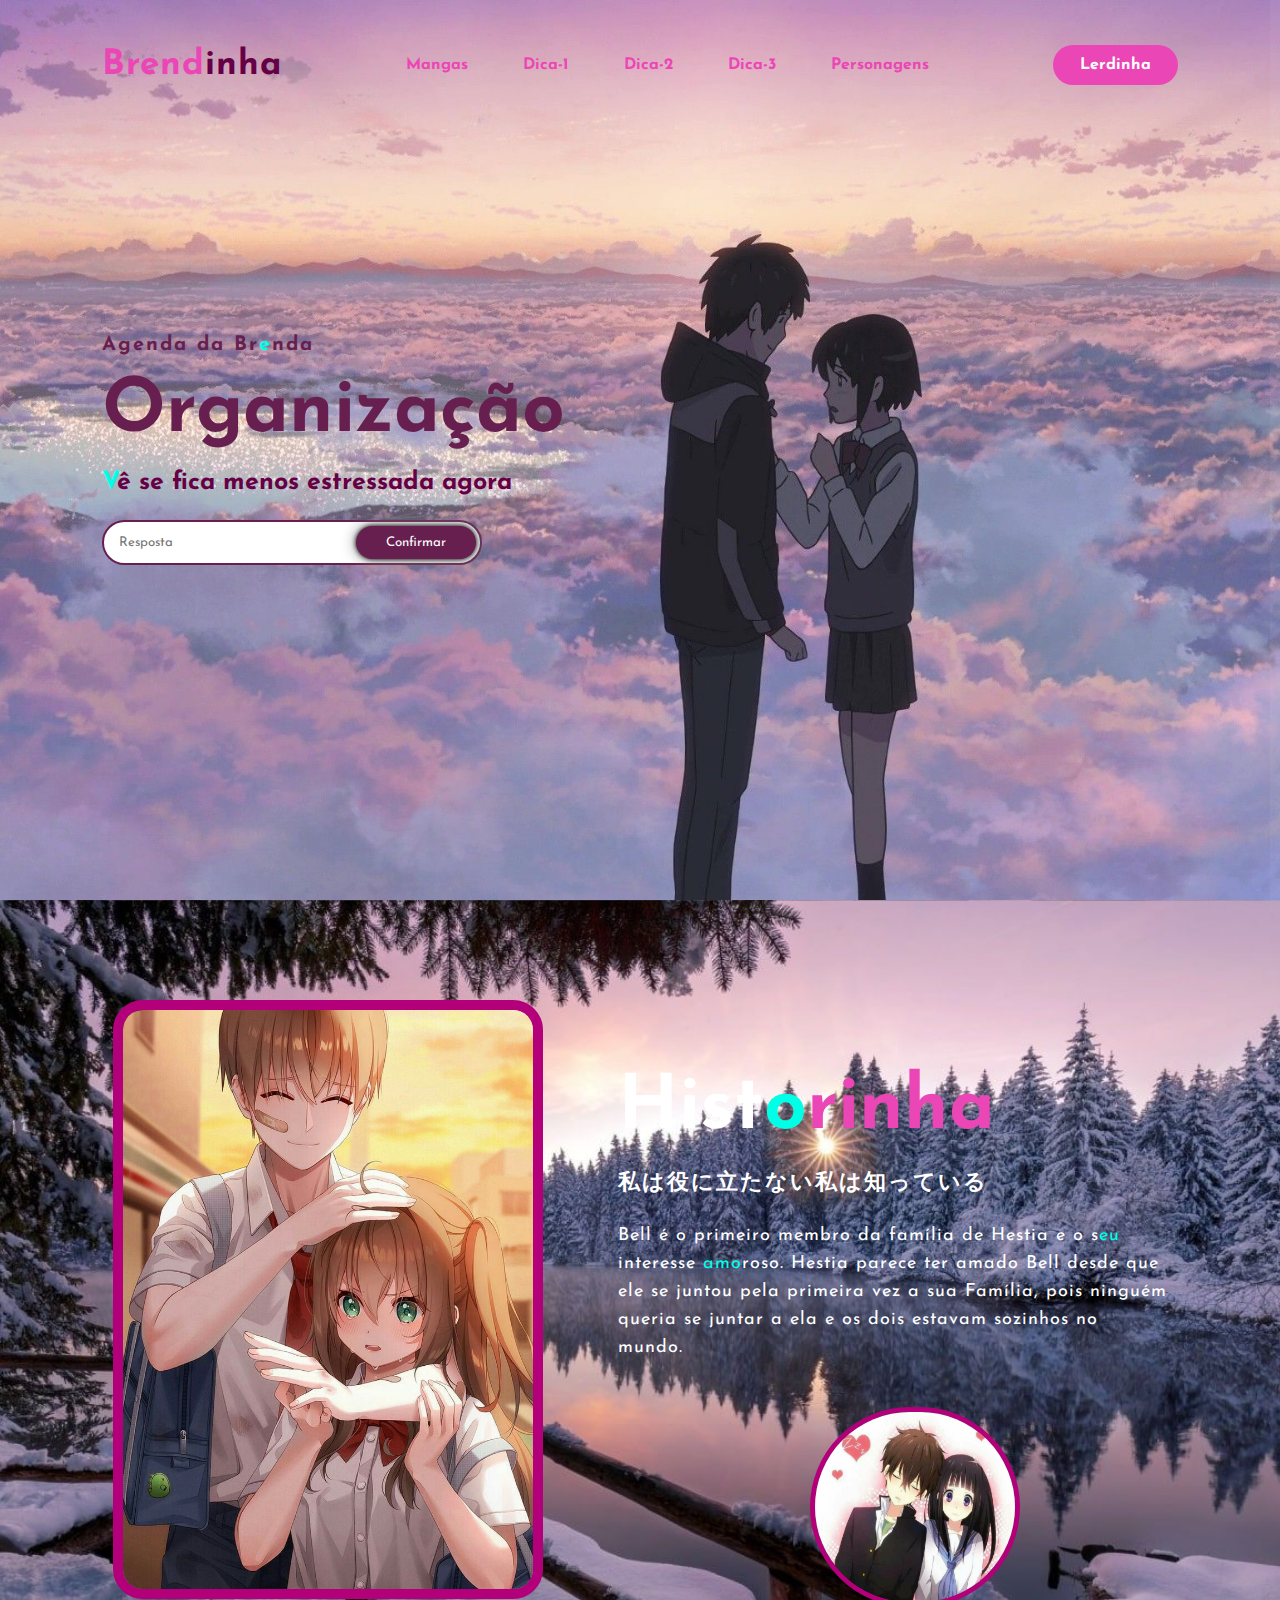
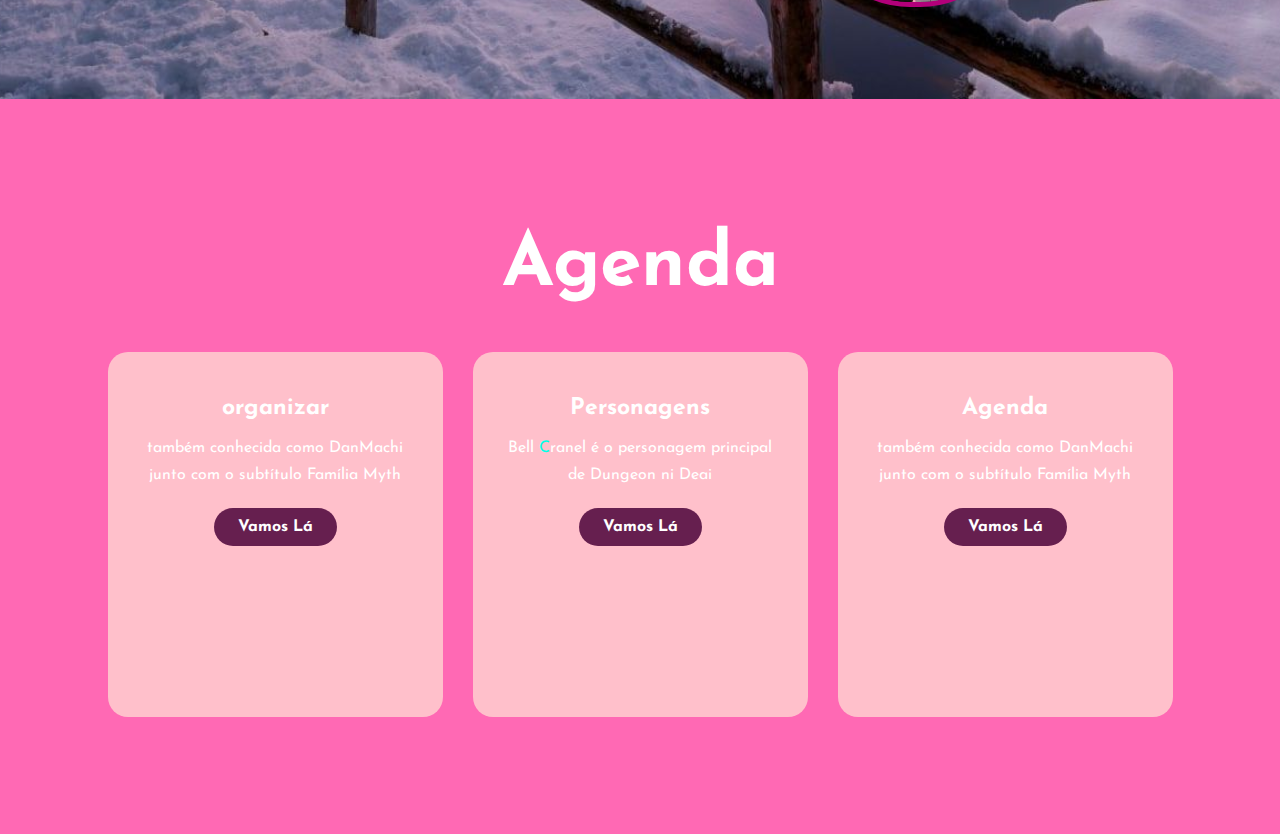
<file: index.html>
<!DOCTYPE html>
<html lang="en">
<head>
    <meta charset="UTF-8">
    <meta http-equiv="X-UA-Compatible" content="IE=edge">
    <meta name="viewport" content="width=device-width, initial-scale=1.0">
    <link rel="stylesheet" href="style.css">
    <link rel="preconnect" href="https://fonts.gstatic.com">
  <link href="https://fonts.googleapis.com/css2?family=Josefin+Sans:ital,wght@0,100;0,200;0,300;0,400;0,500;0,600;0,700;1,100;1,200;1,300;1,400;1,500;1,600;1,700&display=swap" rel="stylesheet">
  <link rel="stylesheet" href="https://cdnjs.cloudflare.com/ajax/libs/font-awesome/5.15.3/css/all.min.css" integrity="sha512-iBBXm8fW90+nuLcSKlbmrPcLa0OT92xO1BIsZ+ywDWZCvqsWgccV3gFoRBv0z+8dLJgyAHIhR35VZc2oM/gI1w==" crossorigin="anonymous" referrerpolicy="no-referrer" />
    <title>Xiao</title>
</head>
<body>
    <audio src="Xiaomusic.mp3" autoplay loop></audio>
    <div id="P1" class="S1"></div>
    <div id="P2" class="S2"></div>
    <div class="Xiao1">
        <nav>
            <h2 class="bell1">Brend<span>inha</span></h2>
            <ul>
                <li><a href="#">Mangas</a></li>
                <li><a href="#" onclick="XiaoDica1()">Dica-1</a></li>
                <li><a href="#" onclick="XiaoDica2()">Dica-2</a></li>
                <li><a href="#" onclick="XiaoDica3()">Dica-3</a></li>
                <li><a href="#">Personagens</a></li>
            </ul>
            <a href="#" class="bntt" onclick="location.reload()">Lerdinha</a>
        </nav>
        <div class="bell2">
            <h4>Agenda da Br<span class="SP4">e</span>nda</h4>
            <h1>Organização</h1>
            <h1 id="L1"></h1>
            <h3><span>V</span>ê se fica menos estressada agora</h3>
            <div class="hestia1">
                    <div class="hestia2"><input type="text" id="hum" placeholder="Resposta"></div>
                    <div class="hestia2"><button onclick="XiaoPerfeito()">Confirmar</button></div>
            </div>
        </div>
        <div id="X1" class="Xiao_I">
            <div class="Xiao">
                <p>Bem e provavel que agora eu seja a pessoa mais feliz do mundo, mas enfim tem
                    certeza que escolheu direito? Você e uma pessoa incrivel então tenho certeza
                    que você merece alguem muito melhor do que eu, mas se for possivel eu prometo
                    que dia a pos dia eu tentarei me tornar esse alguem que seja digno de você...
                    Se eu fosse resumir tudo em poucas palavras eu diria que... eu sou mais alto que
                    você, o Bell é um coala e por fim coisas verdes são horrives e cebola também.
                    Ahaa não esquece que eu te odeio muito sua lerda.
                </p>
            </div>
        </div>
        <div id="X2" class="Xiao_I">
            <div class="Xiao">
                <p> Humm não sei bem oque dizer meio que eu ja esperava por isso, então eu desejo
                    que a gente continue sendo amigo ate porque como eu sou muito lerdo e desajeitado
                    eu preciso de alguem que puxe minha orelha quando for preciso, eu não vou ficar
                    triste ou irritado nem nada do tipo e pode ter certeza que eu nunca mais vou tocar
                    nesse assunto denovo. Bem essa foi minha primeira experiancia com esse sentimento
                    que e muito estranho mas enfim eu aprendi muitas coisas novas com essa experiancia
                    portanto, acabou sendo muito divertido, por isso muito obrigado Bakaaa.
                </p>
            </div>
        </div>
        <div id="X3" class="Xiao_I">
            <div class="Xiao">
                <p class="X4">Meus parabéns você acaba de matar a charada! Pra começar eu queria pedir desculpas.
                    Bem a resposta da charada não e brincadeira ou piada, e tudo muito estranho, tipo quando
                    eu começei a ter esse sentimento eu falei pera tem alguma coisa errada comigo, to doente só
                    pode. Logo eu que nunca gostei de ninguém dessa forma na vida, tentei descobrir o porque
                    disso mas adivinha isso só me deu dor de cabeça, contudo com a vivencia eu fui percebendo
                    que quando eu estou perto de você o meu dia melhora automaticamente, ou e porque eu me divirto
                    irritando você, enfim suas reações são muito engraçadas é isso da uma sensação de prenchimento
                    sei lá parece que eu me sinto em casa não sei sé deu pra entender direito, é isso, só pra
                    constar isso não e um pedido de namoro nem nada do tipo, até porque a gente tem a escola
                    pra se preucupar. Com isso, se você sentir algo parecido, você pode digitar na mesma input
                    que colocou a senha "Esta mesmo" para sim e "Não esta" para não assim vai aperecer um mensagem
                    referente a escolha, Haaa lembrei como não tem como eu saber oque você digitou você pode me
                    mandar uma foto do polvo? no caso o lado preto e não, e o outro lado que eu não lembro a cor e
                    sim, ou se você quizer apenas ignorar tá tudo bem também.
                </p>
            </div>
        </div>
    </div>
    <section class="bell3">
        <div class="hestia3">
            <img src="B3.jpg" alt="Te odeio de um jeito bom...">
            <div class="hestia4">
                <h2>Hist<span class="SP3">o</span><span class="SP1">rinha</span></h2>
                <h5>私は役に立たない私は知っている</h5>
                <p>Bell é o primeiro membro da família de Hestia e o s<span>eu</span> interesse <span class="SP2">amo</span>roso.
                Hestia parece ter amado Bell desde que ele se juntou pela primeira vez a sua
                Família, pois ninguém queria se juntar a ela e os dois estavam sozinhos no mundo.</p>
                <div class="hestia5">
                    <div class="girar">
                        <img class="A1" src="B1.jpg" alt="Fofinho">
                        <img class="A2" src="B5.jpg" alt="Fofinho">
                    </div>
                </div>
            </div>
        </div>
    </section>
    <div class="bell4">
        <div class="hestia6">
            <h2>Agenda</h2>
        </div>
        <div class="aiz1">
            <div class="aiz2">
                <i class="fas fa-bars"></i>
                <h5>organizar</h5>
                <div class="aiz3">
                    <p> também conhecida como DanMachi junto com o subtítulo Família Myth</p>
                    <p style="text-align: center;">
                        <a class="bot" href="#">Vamos Lá</a>
                    </p>
                </div>
            </div>
            
            <div class="aiz1">
                <div class="aiz2">
                    <i class="far fa-user"></i>
                    <h5>Personagens</h5>
                    <div class="aiz3">
                        <p> Bell <span>C</span>ranel é o personagem principal de Dungeon ni Deai</p>
                        <p style="text-align: center;">
                            <a class="bot" href="index2.html">Vamos Lá</a>
                        </p>
                    </div>
                </div>

                <div class="aiz1">
                    <div class="aiz2">
                        <i class="far fa-bell"></i>
                        <h5>Agenda</h5>
                        <div class="aiz3">
                            <p> também conhecida como DanMachi junto com o subtítulo Família Myth</p>
                            <p style="text-align: center;">
                                <a class="bot" href="#">Vamos Lá</a>
                            </p>
                        </div>
                    </div>
            </div>
    </div>
    <script type="text/javascript">
        let progress = document.getElementById('P1')
        let totalHeight = document.body.scrollHeight - window.innerHeight;
        window.onscroll = function() {
            let progressHeight = (window.pageYOffset / totalHeight) * 100;
            progress.style.height = progressHeight + "%";
        }
        function XiaoPerfeito() {
            let sur = document.getElementById('hum').value;
            let resp1 = "Esta mesmo";
            let resp2 = "Não esta";
            let resp3 = "eu amo voce";
            if (sur == resp1) {
                document.getElementById('X1').className = "Xiao_V";
                document.getElementById('X2').className = "Xiao_I";
                document.getElementById('X3').className = "Xiao_I";
            }
            if (sur == resp2) {
                document.getElementById('X3').className = "Xiao_I";
                document.getElementById('X2').className = "Xiao_V";
                document.getElementById('X1').className = "Xiao_I";
            }
             if (sur == resp3) {
                document.getElementById('X1').className = "Xiao_I";
                document.getElementById('X2').className = "Xiao_I";
                document.getElementById('X3').className = "Xiao_V";
            }
        }
        function XiaoDica1() {
            alert("A primeira dica é: Todas as letras são minusculas e sem acento")
        }
        function XiaoDica2() {
            alert("A segunda dica é: As letras que estão juntas continuam juntas na frase final")
        }
        function XiaoDica3() {
            alert("A terceira dica é: A lua esta linda")
        }
    </script>
</body>
</html>
</file>
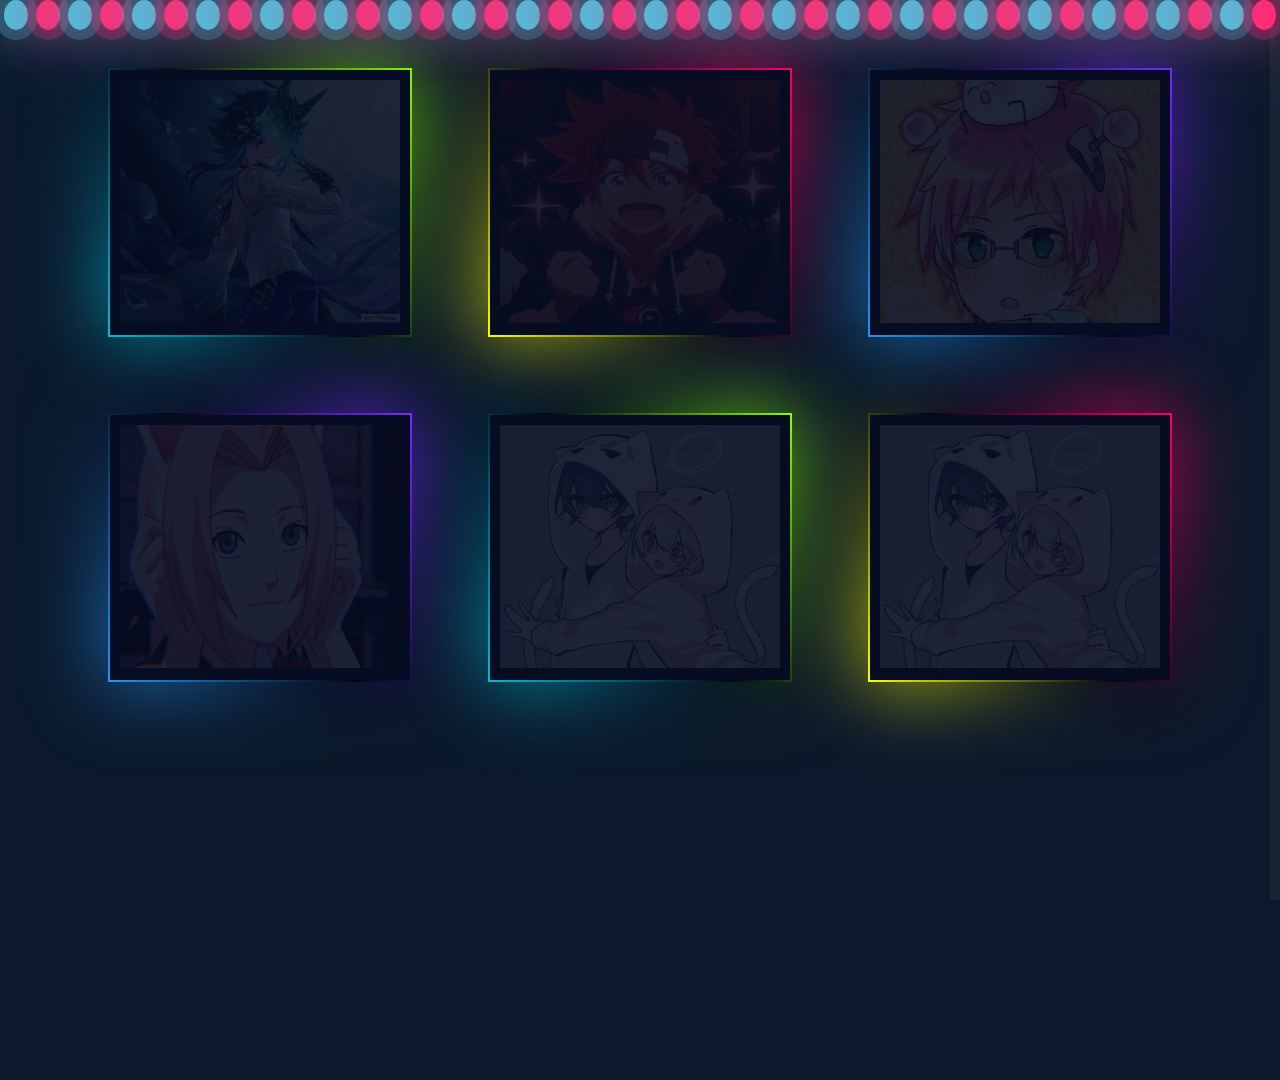
<file: index2.html>
<!DOCTYPE html>
<html lang="en">
<head>
    <meta charset="UTF-8">
    <meta http-equiv="X-UA-Compatible" content="IE=edge">
    <meta name="viewport" content="width=device-width, initial-scale=1.0">
    <link rel="stylesheet" href="style2.css">
    <title>Xiao e perfeito</title>
</head>
<body>
    <div id="P1" class="S1"></div>
    <div id="P2" class="S2"></div>
    <div class="container">
        <div class="bubbles">
            <span style="--i:11;"></span>
            <span style="--i:12;"></span>
            <span style="--i:24;"></span>
            <span style="--i:10;"></span>
            <span style="--i:14;"></span>
            <span style="--i:23;"></span>
            <span style="--i:18;"></span>
            <span style="--i:16;"></span>
            <span style="--i:19;"></span>
            <span style="--i:20;"></span>
            <span style="--i:22;"></span>
            <span style="--i:25;"></span>
            <span style="--i:18;"></span>
            <span style="--i:21;"></span>
            <span style="--i:15;"></span>
            <span style="--i:13;"></span>
            <span style="--i:26;"></span>
            <span style="--i:17;"></span>
            <span style="--i:13;"></span>
            <span style="--i:28;"></span>
            <span style="--i:11;"></span>
            <span style="--i:12;"></span>
            <span style="--i:24;"></span>
            <span style="--i:10;"></span>
            <span style="--i:14;"></span>
            <span style="--i:23;"></span>
            <span style="--i:18;"></span>
            <span style="--i:16;"></span>
            <span style="--i:19;"></span>
            <span style="--i:20;"></span>
            <span style="--i:22;"></span>
            <span style="--i:25;"></span>
            <span style="--i:18;"></span>
            <span style="--i:21;"></span>
            <span style="--i:15;"></span>
            <span style="--i:13;"></span>
            <span style="--i:26;"></span>
            <span style="--i:17;"></span>
            <span style="--i:13;"></span>
            <span style="--i:28;"></span>
        </div>
        <div class="fofo">
            <div class="box">
                <div class="imgBx">
                    <img src="B11.jpg" alt="Fofo">
                </div>
                <div class="content">
                    <h2>Xiao <br> <span>Genshin Impact</span></h2>
                </div>
            </div>
            <div class="box">
                <div class="imgBx">
                    <img src="B12.jpg" alt="Fofo">
                </div>
                <div class="content">
                    <h2>Reki Kyan <br> <span>Sk8 the infinity</span></h2>
                </div>
            </div>
            <div class="box">
                <div class="imgBx">
                    <img src="B13.jpg" alt="Fofo">
                </div>
                <div class="content">
                    <h2>Saiki Kusou<br> <span>Saiki Kusuo no Psi-nan</span></h2>
                </div>
            </div>
            <div class="box">
                <div class="imgBx">
                    <img src="B14.jpg" alt="Fofo">
                </div>
                <div class="content">
                    <h2>Sakura Haruno <br> <span>Naruto</span></h2>
                </div>
            </div>
            <div class="box">
                <div class="imgBx">
                    <img src="B4.jpg" alt="Fofo">
                </div>
                <div class="content">
                    <h2>Xiao <br> <span>Yaksha</span></h2>
                </div>
            </div>
            <div class="box">
                <div class="imgBx">
                    <img src="B4.jpg" alt="Fofo">
                </div>
                <div class="content">
                    <h2>Xiao <br> <span>Lindo</span></h2>
                </div>
            </div>
        </div>
    </div>
    <script>
        let progress = document.getElementById('P1')
        let totalHeight = document.body.scrollHeight - window.innerHeight;
        window.onscroll = function() {
            let progressHeight = (window.pageYOffset / totalHeight) * 100;
            progress.style.height = progressHeight + "%";
        }
    </script>
</body>
</html>
</file>
<file: style.css>
*{
    padding: 0;
    margin: 0;
    font-family: 'Josefin Sans' , sans-serif;
    box-sizing: border-box;
}
::-webkit-scrollbar{
    width: 0;
}
.S2{
    position: fixed;
    top: 0;
    right: 0;
    width: 10px;
    height: 100%;
    background: rgba(255, 255, 255, 0.05);
}
.S1{
    position: fixed;
    top: 0;
    right: 0;
    width: 10px;
    background: linear-gradient(to top, #008aff, #00ffe7);
    animation: animate 5s linear infinite;
}
@keyframes animate {
    0%,100%{
        filter: hue-rotate(0deg);
    }
    50%{
        filter: hue-rotate(360deg);
    }
}
.S1::before{
    content: '';
    position: absolute;
    top: 0;
    left: 0;
    width: 100%;
    height: 100%;
    background: linear-gradient(to top, #008aff, #00ffe7);
    filter: blur(10px);
}
.S1::after{
    content: '';
    position: absolute;
    top: 0;
    left: 0;
    width: 100%;
    height: 100%;
    background: linear-gradient(to top, #008aff, #00ffe7);
    filter: blur(30px);
}
.Xiao1{
    height: 100vh;
    width: 100%;
    background-image: url(B6.jpg);
    background-size: cover;
    background-position: center;
}
nav{
    display: flex;
    align-items: center;
    justify-content: space-between;
    padding-top: 45px;
    padding-left: 8%;
    padding-right: 8%;
}
.bell1{
    color: #EA46B6;
    font-size: 35px;
    letter-spacing: 1px;
    cursor: pointer;
}
span{
    color: #660046;
}
nav ul li{
    list-style-type: none;
    display: inline-block;
    padding: 10px 25px;
}
nav ul li a{
    color: #EA46B6;
    text-decoration: none;
    font-weight: bold;
    text-transform: capitalize;
}
nav ul li a:hover{
    color: #660046;
    transition: .5s;
}
.bntt{
    background-color: #EA46B6;
    color: white;
    text-decoration: none;
    border: 2px solid transparent;
    font-weight: bold;
    padding: 10px 25px;
    border-radius: 30px;
    transition: transform .5s;
}
.bntt:hover{
    transform: scale(1.2);
}
.bell2{
    position: absolute;
    top: 50%;
    left: 8%;
    transform: translateY(-50%)
}
.bell2 span{
    color: #00ffe7;
}
.bell2 .SP4{
    color: #00ffe7;
}
h1{
    color: #661F4F;
    margin: 20px 0px 20px;
    font-size: 75px;
}
h3{
    color: #660046;
    font-size: 25px;
    margin-bottom: 25px;
}
h4{
    color: #661F4F;
    letter-spacing: 2px;
    font-size: 20px;
}
.hestia1{
    width: 380px;
    max-width: 100%;
    position: relative;
}
.hestia1 input:first-child{
    display: inline-block;
    width: 100%;
    padding: 14px 130px 14px 15px;
    border: 2px solid #661F4F;
    outline: none;
    border-radius: 30px;
}
.hestia1 button:last-child{
    position: absolute;
    display: inline-block;
    outline: none;
    border: none;
    padding: 10px 30px;
    border-radius: 30px;
    background-color: #661F4F;
    color: white;
    box-shadow: 0px 0px 5px #000, 0px 0px 15px #858585;
    top: 6px;
    right: 6px;
}
.bell3{
    width: 100%;
    padding: 100px 0px;
    background-image: url(B7.jpeg);
    background-size: cover;
    background-position: center;
}
.bell3 img{
    border: 10px solid #B3007A;
    height: auto;
    width: 430px;
    border-radius: 30px;
}
.hestia4{
    width: 550px;
}
.hestia3{
    width: 1130px;
    max-width: 95%;
    margin: 0 auto;
    display: flex;
    align-items: center;
    justify-content: space-around;
}
.hestia4 h2{
    color: white;
    font-size: 75px;
    text-transform: capitalize;
    margin-bottom: 20px;
    animation: float 4s ease-in-out infinite;
    transform: translateY(0px);
}
@keyframes float {
    0%{
        transform: translateY(0px);
    }
    50%{
        transform: translateY(-30px);
    }
    100%{
        transform: translateY(0px);
    }
}
.hestia4 .SP1{
    color: #EA46B6;
}
.hestia4 .SP2{
    color: #00ffe7;
}
.hestia4 .SP3{
    color: #00ffe7;
}
.hestia4 h5{
    color: white;
    letter-spacing: 2px;
    font-size: 22px;
    margin-bottom: 25px;
    text-transform: capitalize;
}
.hestia4 p{
    color: white;
    letter-spacing: 1px;
    line-height: 28px;
    font-size: 18px;
    margin-bottom: 45px;
}
.hestia4 span{
    color: #00ffe7;
}
.hestia4 img{
    border-radius: 120px;
    border: 5px solid #B3007A;
    height: 200px;
    width: 210px;
}
.hestia5{
    position: relative;
    width: 150px;
    height: 120px;
    margin-left: 15vw;
}
.girar{
    position: absolute;
    width: 100%;
    height: 100%;

    transform-style: preserve-3d;
    transition: all 0.5s ease;  
}
.hestia5:hover .girar{
    transform: rotateY(180deg);
}
.A1{
    position: absolute;
    width: 100%;
    height: 100%;
    backface-visibility: hidden;
}
.A2{
    position: absolute;
    width: 100%;
    height: 100%;
    backface-visibility: hidden;
    transform: rotateY(180deg);
}
.bell4{
    background: #FF69B4;
    width: 100%;
    padding: 100px 0px;
}
.hestia6 h2{
    color: white;
    font-size: 75px;
    width: 1130px;
    margin: 30px auto;
    text-align: center;
}
.aiz1{
    display: flex;
    justify-content: center;
    align-items: center;
    min-height: 400px;
}
.aiz2{
    height: 365px;
    width: 335px;
    padding: 20px 35px;
    background: #FFC0CB;
    border-radius: 20px;
    margin: 15px;
    position: relative;
    overflow: hidden;
    text-align: center;
}
.aiz2 i{
    font-size: 50px;
    display: block;
    text-align: center;
    margin: 25px 0px;
    color: #B3007A;
}
.aiz2 span{
    color: #00ffe7;
}
h5{
    color: white;
    font-size: 23px;
    margin-bottom: 15px;
}
.aiz3 p{
    color: white;
    line-height: 27px;
    margin-bottom: 25px;
}
.aiz2 .bot{
    background-color: #661F4F;
    color: white;
    text-decoration: none;
    border: 2px solid transparent;
    font-weight: bold;
    padding: 9px 22px;
    border-radius: 30px;
    transition: .4s;
}
.aiz2 .bot:hover{
    background-color: transparent;
    border: 2px solid #661F4F;
    cursor: pointer;
}
.Xiao{
    display: flex;
    justify-content: center;
    align-items: center;
    height: 60vh;
    width: 45vw;
    background-image: url(B10.jpg);
    background-size: cover;
    background-position: center;
    border: 10px solid #660046;
    border-radius: 30px;
    margin-top: 10vh;
    margin-left: 48vw;
}
.Xiao p{
    color: white;
    letter-spacing: 1px;
    line-height: 28px;
    font-size: 18px;
    text-align: center;
}
.Xiao .X4{
    color: white;
    letter-spacing: 1px;
    line-height: 20px;
    font-size: 14px;
    text-align: center;
}
.Xiao_I{
    display: none;
}
.Xiao_V{
    display: static;
}
</file>
<file: style2.css>
@import url('https://fonts.googleapis.com/css?family=Poppins:100,200,300,400,500,600,700,800,900');
*{
    padding: 0;
    margin: 0;
    font-family: 'Poppins', sans-serif;
    box-sizing: border-box;
}
body{
    background: #0c192c;
}
::-webkit-scrollbar{
    width: 0;
}
.S2{
    position: fixed;
    top: 0;
    right: 0;
    width: 10px;
    height: 100%;
    background: rgba(255, 255, 255, 0.05);
}
.S1{
    position: fixed;
    top: 0;
    right: 0;
    width: 10px;
    background: linear-gradient(to top, #008aff, #00ffe7);
    animation: animate2 5s linear infinite;
}
@keyframes animate2 {
    0%,100%{
        filter: hue-rotate(0deg);
    }
    50%{
        filter: hue-rotate(360deg);
    }
}
.S1::before{
    content: '';
    position: absolute;
    top: 0;
    left: 0;
    width: 100%;
    height: 100%;
    background: linear-gradient(to top, #008aff, #00ffe7);
    filter: blur(10px);
}
.S1::after{
    content: '';
    position: absolute;
    top: 0;
    left: 0;
    width: 100%;
    height: 100%;
    background: linear-gradient(to top, #008aff, #00ffe7);
    filter: blur(30px);
}
.container{
    position: relative;
    width: 100%;
    height: 120vh;
    overflow: hidden;
}
.bubbles{
    position: relative;
    display: flex;
}
.bubbles span{
    position: relative;
    width: 30px;
    height: 30px;
    background: #4fc3dc;
    margin: 0 4px;
    border-radius: 50%;
    box-shadow: 0 0 0 10px #4fc3dc44, 0 0 50px #4fc3dc, 0 0 100px #4fc3dc;
    animation: animate 15s linear infinite;
    animation-duration: calc(125s / var(--i));
}
.bubbles span:nth-child(even){
    background: #ff2d75;
    box-shadow: 0 0 0 10px #ff2d7544, 0 0 50px #ff2d75, 0 0 100px #ff2d75;
}
@keyframes animate {
    0%{
        transform: translateY(100vh) scale(0);
    }
    100%{
        transform: translateY(-10vh) scale(1);
    }
}
.fofo{
    display: flex;
    flex-wrap: wrap;
    justify-content: center;
}
.box{
    position: relative;
    width: 300px;
    height: 265px;
    display: flex;
    justify-content: center;
    align-items: center;
    background: #060c21;
    margin: 40px;
    transition: 0.5s;
}
.box:hover{
    height: 365px;
}
.box .imgBx{
    position: absolute;
    top: 0;
    left: 0;
    width: 100%;
    height: 100%;
    padding: 10px;
    box-sizing: border-box;
}
.box .imgBx img{
    max-width: 100%;
    opacity: 0.1;
    transition: 0,5s;
}
.box:hover .imgBx img{
    opacity: 1;
}
.box::before{
    content: '';
    position: absolute;
    top: -2px;
    left: -2px;
    right: -2px;
    bottom: -2px;
    background: #fff;
    z-index: -1;
}
.box::after{
    content: '';
    position: absolute;
    top: -2px;
    left: -2px;
    right: -2px;
    bottom: -2px;
    background: #fff;
    z-index: -2;
    filter: blur(40px);
}
.box::before,.box::after{
    background: linear-gradient(235deg, #89ff00, #010615, #00bcd4);
}
.box:nth-child(2)::before,
.box:nth-child(2)::after{
    background: linear-gradient(235deg, #ff005e, #010615, #fbff00);
}
.box:nth-child(3)::before,
.box:nth-child(3)::after{
    background: linear-gradient(235deg, #772aff, #010615, #2196f3);
}
.box:nth-child(4)::before,
.box:nth-child(4)::after{
    background: linear-gradient(235deg, #772aff, #010615, #2196f3);
}
.box:nth-child(5)::before,
.box:nth-child(5)::after{
    background: linear-gradient(235deg, #89ff00, #010615, #00bcd4);
}
.box:nth-child(6)::before,
.box:nth-child(6)::after{
    background: linear-gradient(235deg, #ff005e, #010615, #fbff00);
}
.box .content{
    position: absolute;
    bottom: 0;
    left: 10px;
    right: 10px;
    bottom: 10px;
    height: 90px;
    background: rgba(0, 0, 0, 0.4);
    display: flex;
    justify-content: center;
    align-items: center;
    text-align: center;
    opacity: 0;
    transition: 0.5s;
}
.box:hover .content{
    opacity: 1;
}
.box .content h2{
    font-size: 20px;
    color: #fff;
    font-weight: 500;
    line-height: 20px;
    letter-spacing: 1px;
}
.box .content h2 span{
    font-size: 14px;
    color: #fff;
    font-weight: 200;
    line-height: 20px;
    letter-spacing: 2px;
}
</file>
